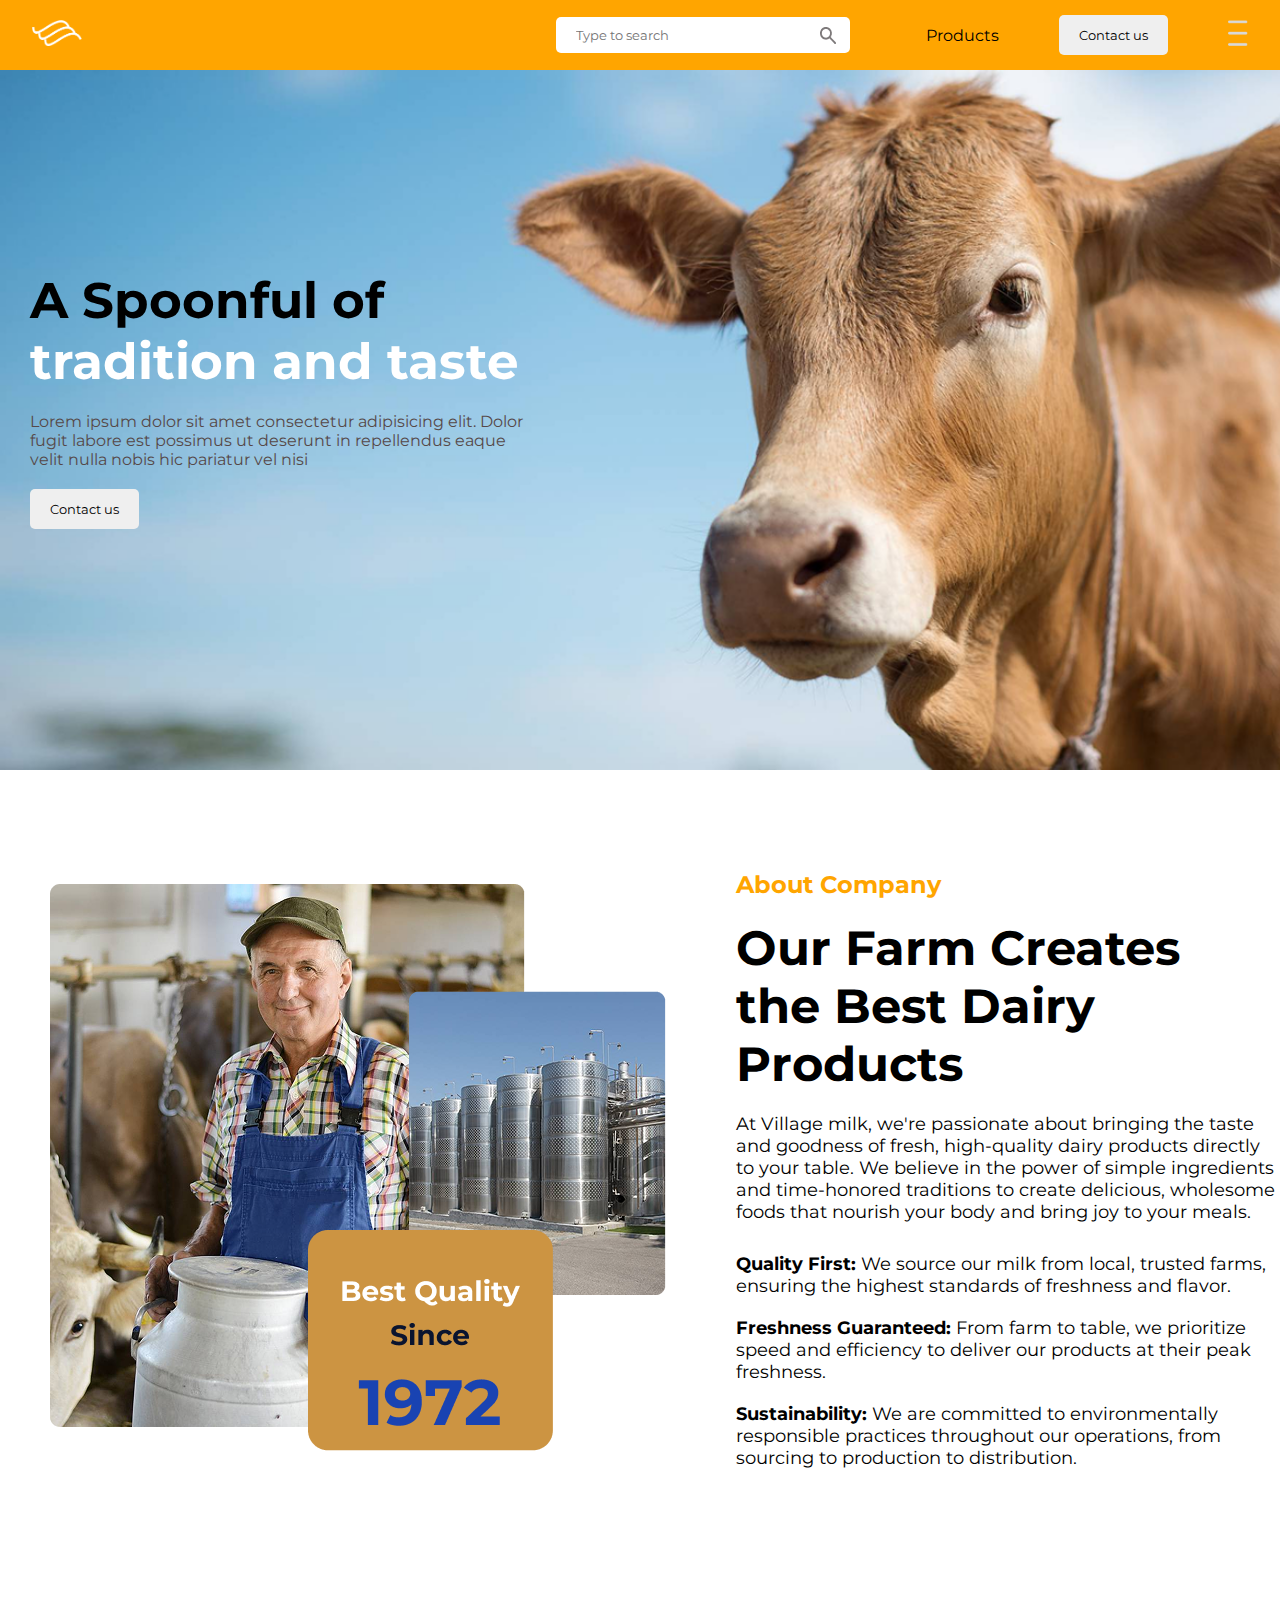
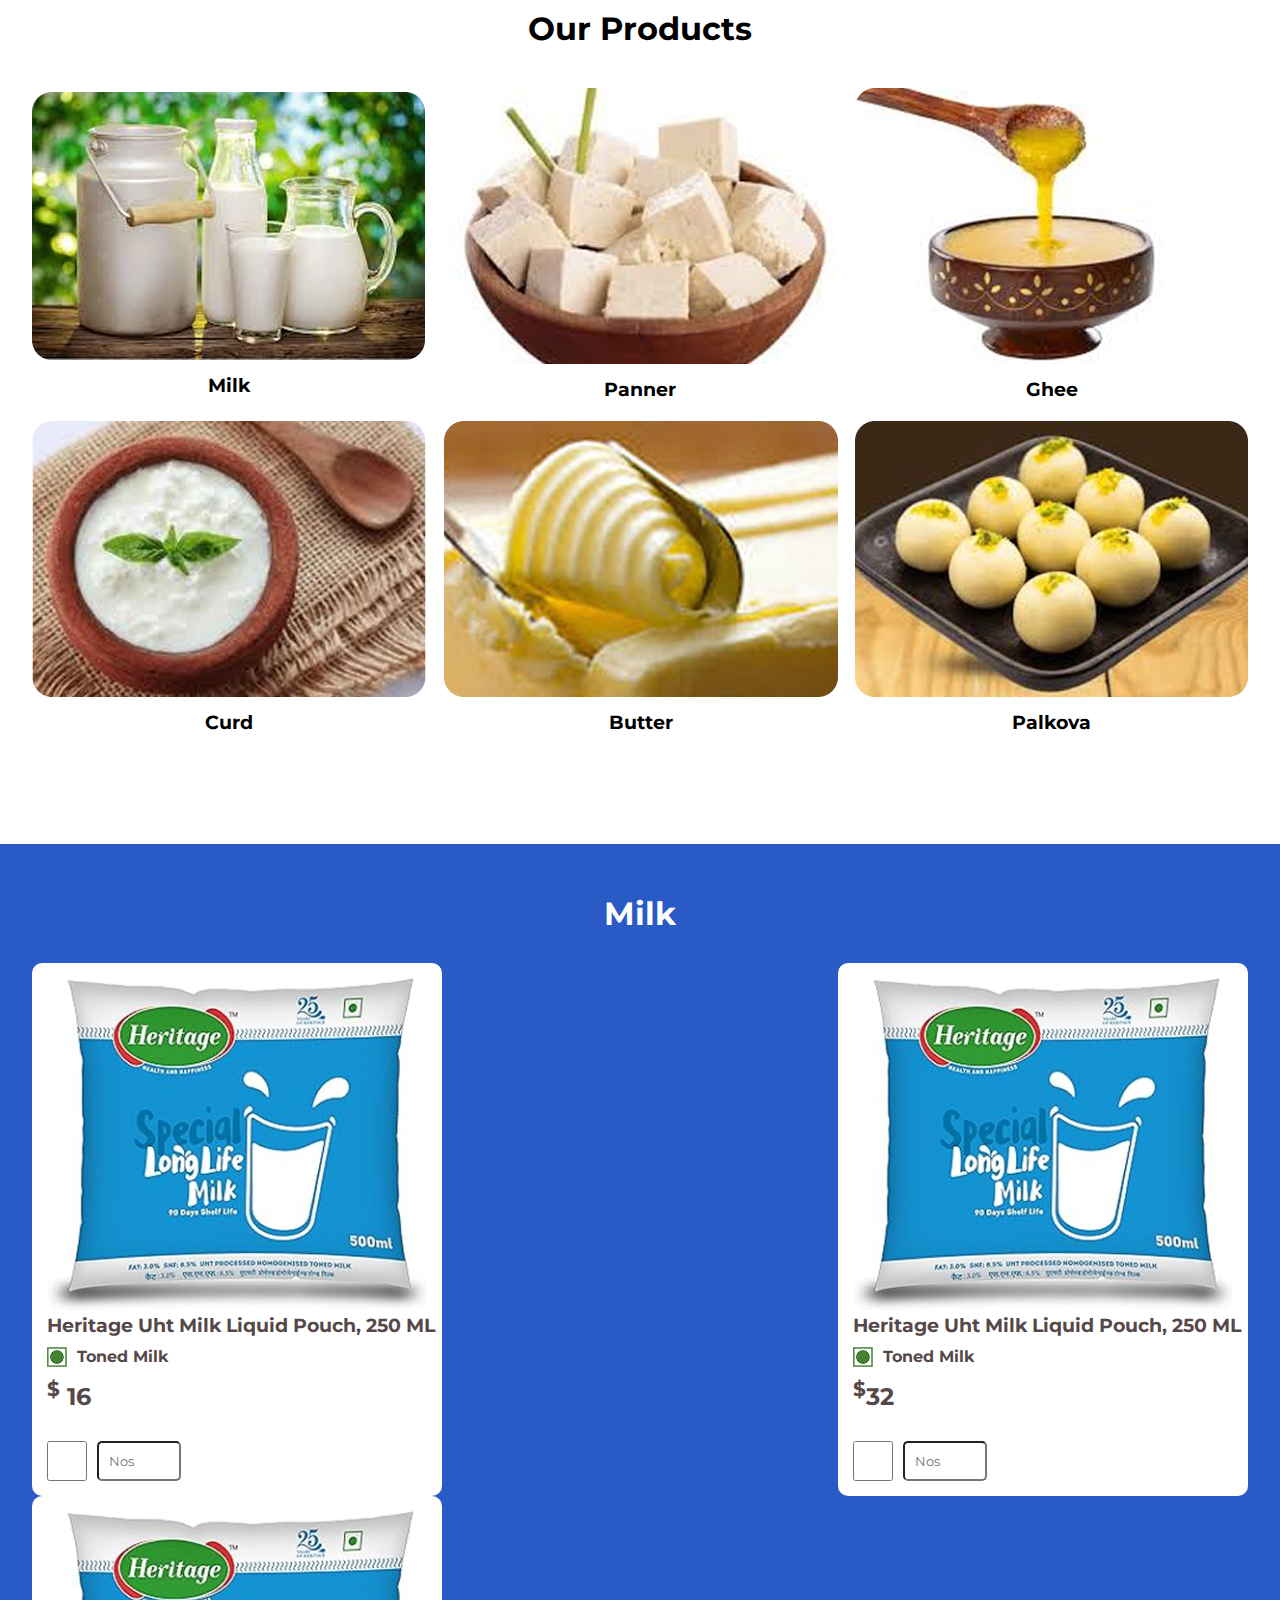
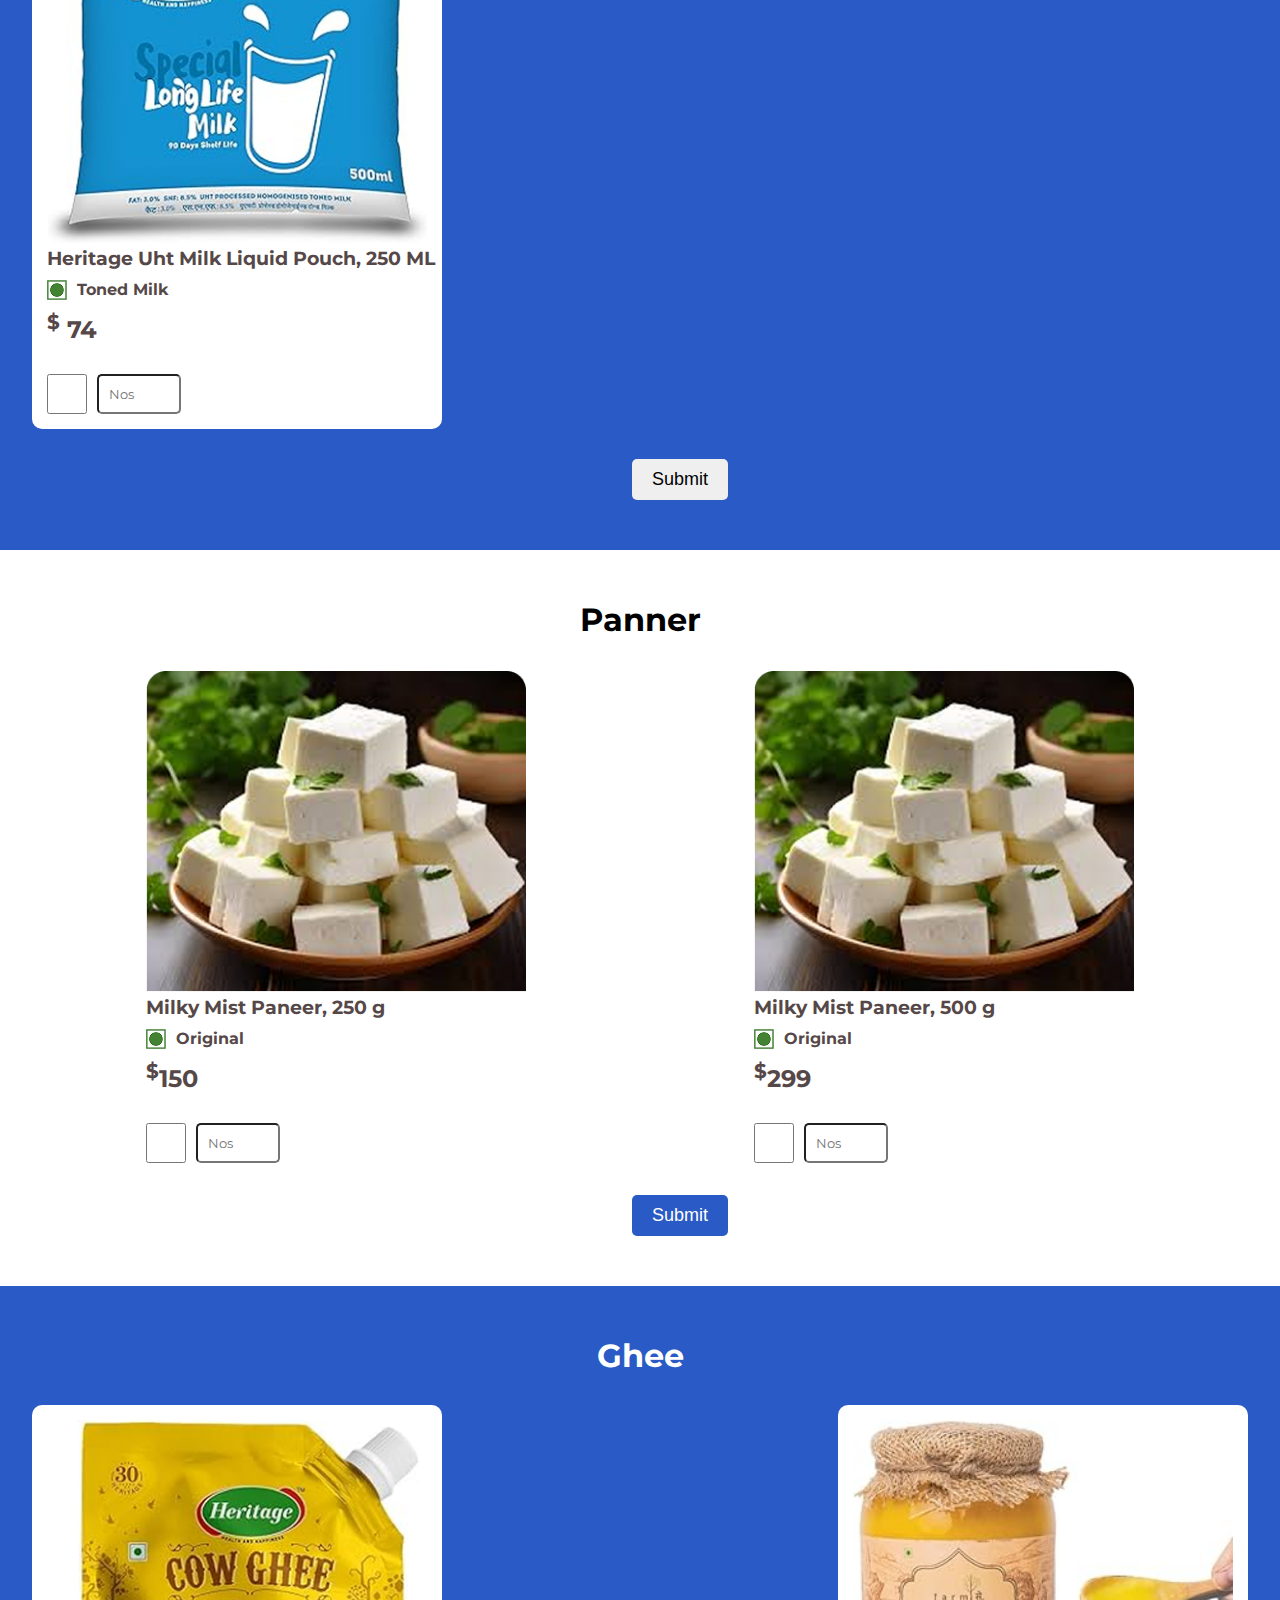
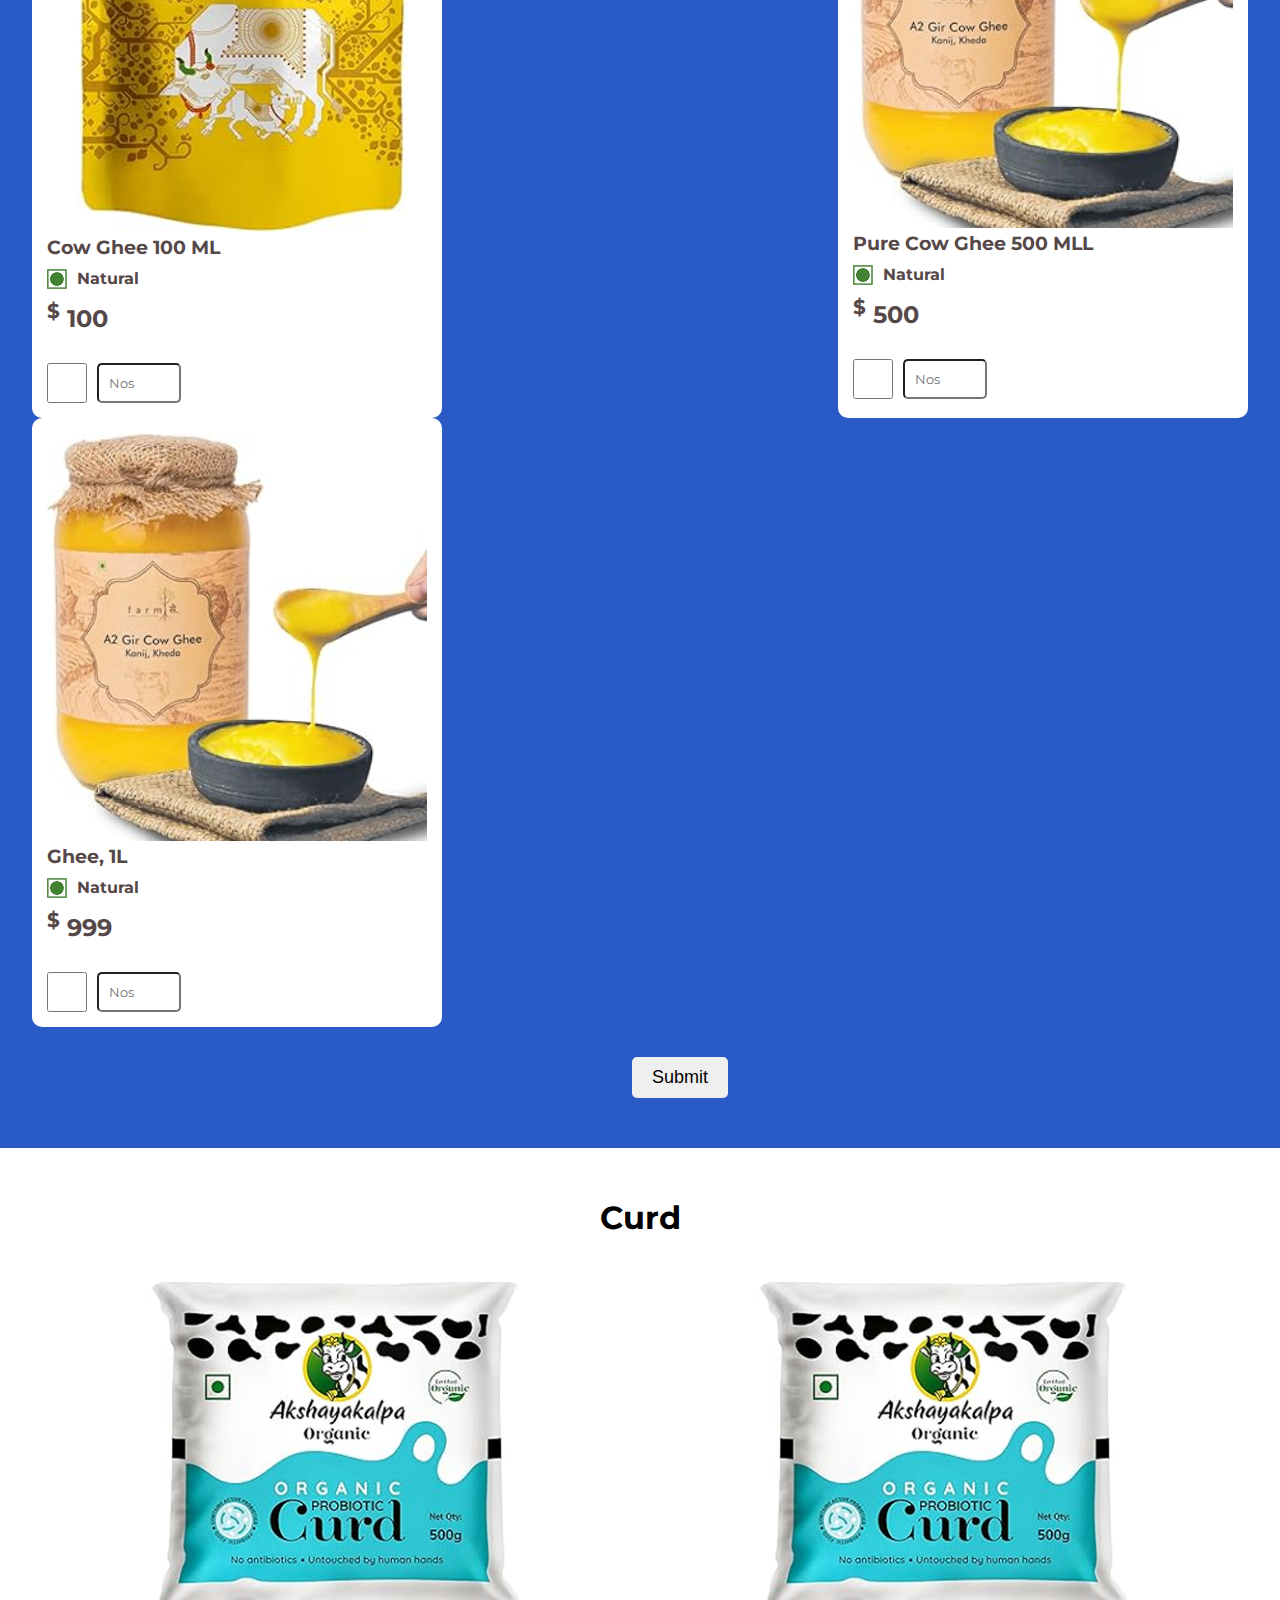
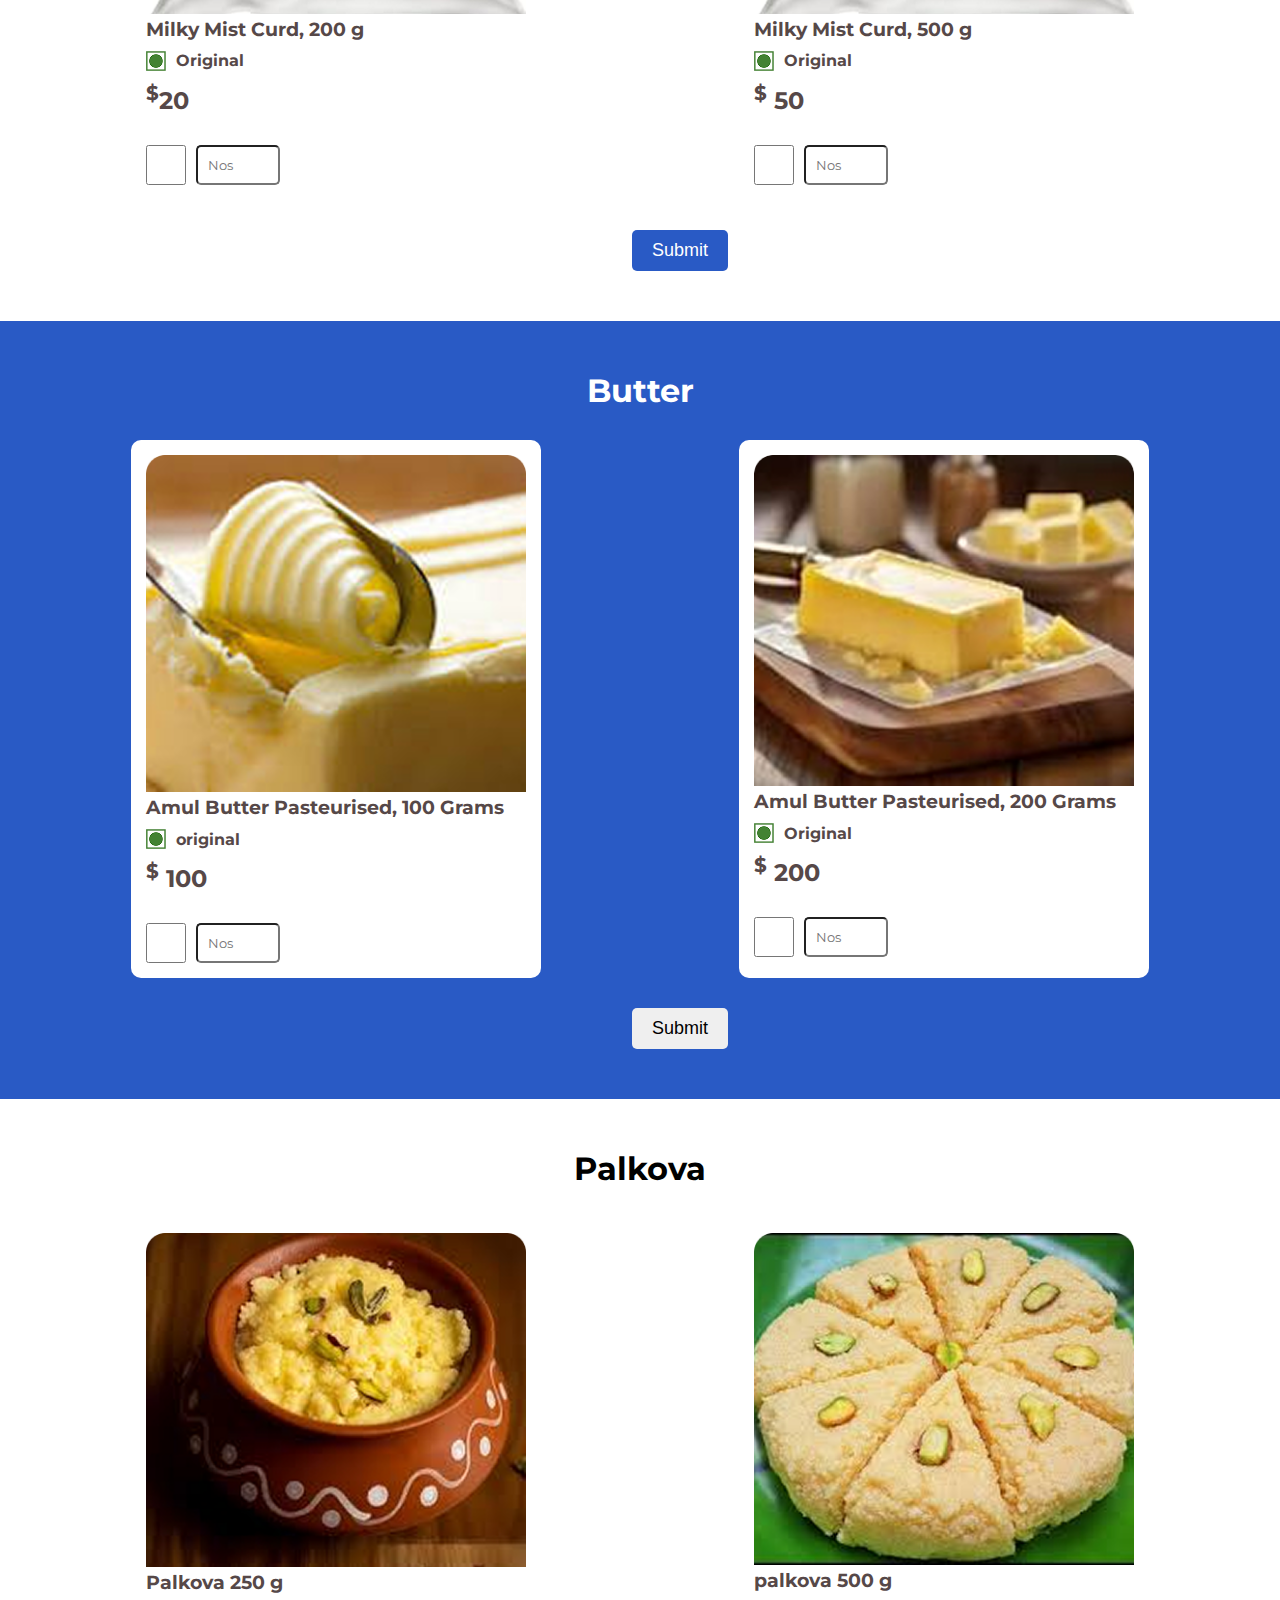
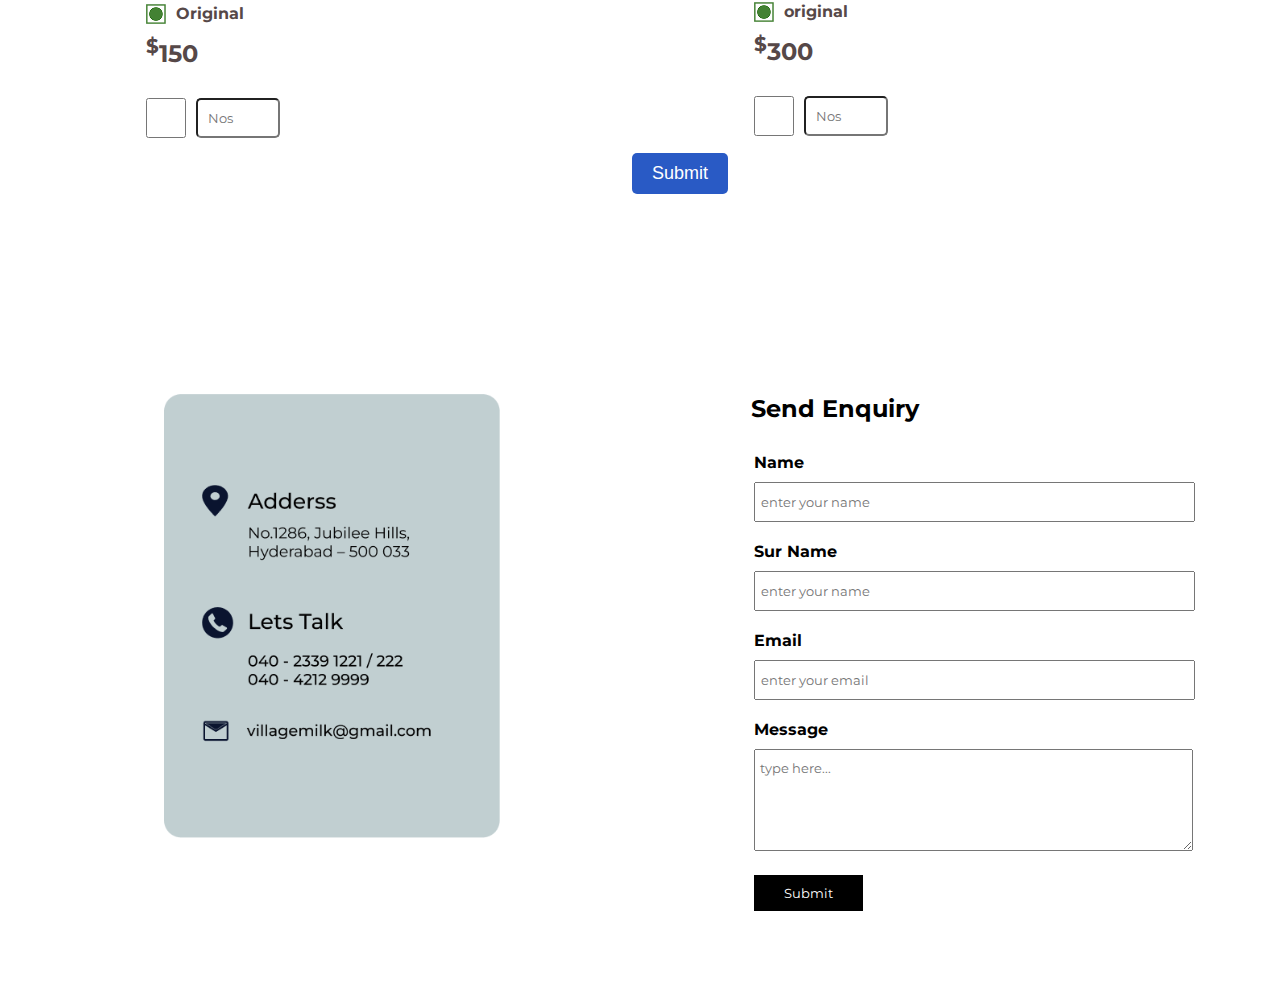
<file: index.html>
<!DOCTYPE html>
<html lang="en">
<head>
    <meta charset="UTF-8">
    <meta name="viewport" content="width=device-width, initial-scale=1.0">
    <title>Document</title> 
    <link rel="stylesheet" href="Single page.css">
    <style>
    
    </style>
</head>
<body>
    <nav class="bgcolor">
        <div class="gridlayout">
            <div class="headermain">
                    <div class="child1">
                        <img src="./photos/logo.png" alt="" class="logo">
                    </div>  
                    <div class="child2">
                        <ul class="ulmain"> 
                            <li>
                                <a href="">
                                    <div class="searchmain">
                                        <input type="text" class="search" placeholder="Type to search">
                                        <img class="searchicon" src="./photos/search.png" alt="">
                                    </div>
                                </a>
                                
                    
                            </li>
                            
                            <li><a href="" class="coproducts">Products</a></li>
                            <li><a href=""><button class="contactus">Contact us</button></a></li>
                            <li><a href=""><img src="./photos/menu.png" alt="" class="menu"></a></li>
                        </ul>
                    </div>
            </div>
        </div>
    </nav>
      
                <div class="bgimg"> 
                    <div class="text">
                        <h1 class="spoonful">A Spoonful of <span class="whitecolor">tradition and taste</span></h1>
                        <p class="content">Lorem ipsum dolor sit amet consectetur adipisicing elit. Dolor fugit labore est possimus ut deserunt in repellendus eaque velit nulla nobis hic pariatur vel nisi </p>
                        <button class="contactus">Contact us</button></a>
                    <!-- <img src="./photos/A Spoonful of tradition and taste.png" alt=""> -->
                    </div>
                </div>
            
        
    <!-- <main> -->
        <section>
            <!-- <div class="gridlayout"> -->
                <div class="box1">
                    <div class="since">
                    <img src="./photos/Since.png" alt="">
                    </div>
                    <div class="textbox">
                        <div class="about">
                            <h2>About Company</h2>
                        </div>
                        <div class="our">
                            <h2>Our Farm Creates the Best Dairy Products</h2>
                        </div>
                        <div class="at">
                            <p>At Village milk, we're passionate about bringing the taste and goodness of fresh, high-quality dairy products directly to your table. We believe in the power of simple ingredients and time-honored traditions to create delicious, wholesome foods that nourish your body and bring joy to your meals.</p>
                        </div>
                        <div class="main3">
                        <div class="quality">
                            <p>Quality First: <span class="fw-low">We source our milk from local, trusted farms, ensuring the highest standards of freshness and flavor.</span></p> 
                         </div>
                           
                        </div>
                        <div class="main4">
                            <div class="fresh">
                            <p>Freshness Guaranteed: <span class="fw-low">From farm to table, we prioritize speed and efficiency to deliver our products at their peak freshness.</span></p>
                        </div>
                       
                        </div>
                        <div class="main5">
                            <div class="sub">
                            <p>Sustainability: <span class="fw-low">We are committed to environmentally responsible practices throughout our operations, from sourcing to production to distribution.</span></p>
                        </div>
                        </div>
                    </div>
                </div>
            <!-- </div> -->
        </section>
        <section>
                <div class="gridlayout">
                    <div class="h1">
                    <h2 class="ourpr">Our Products</h2>
                    </div>
                    <div class="box2">
                        <a href="" class="textdecordation">
                            <div class="boxchild1">
                                <img src="./photos/milk.png" alt="">
                                <h3 class="milkcontent">Milk</h3>
                            </div>
                        </a>
                       
                        <a href="" class="textdecordation">
                            <div class="boxchild1">
                                <img src="./photos/panner.png" alt="">
                                <h3 class="milkcontent">Panner</h3>
                            </div>
                        </a>
                        <a href="" class="textdecordation">
                            <div class="boxchild1">
                                <img src="./photos/ghee.png" alt="">
                                <h3 class="milkcontent">Ghee</h3>
                            </div>
                        </a>
                        <a href="" class="textdecordation">
                            <div class="boxchild1">
                                <img src="./photos/Curd.png" alt="">
                                <h3 class="milkcontent">Curd</h3>
                            </div>
                        </a>
                        <a href="" class="textdecordation">
                            <div class="boxchild1">
                                <img src="./photos/Butter.png" alt="">
                                <h3 class="milkcontent">Butter</h3>
                            </div>
                        </a>
                        <a href="" class="textdecordation">
                            <div class="boxchild1">
                                <img src="./photos/palkova.png
                                " alt="">
                                <h3 class="milkcontent">Palkova</h3>
                            </div>
                        </a>
                    </div>
                </div> 
        </section>
        <!-- milk -->
        <section class="blue">
            <div class="gridlayout">
                    <h2 class="ourpr1">Milk</h2>
                <div class="milkmain">
                    <div class="milkchild1">
                        <div class="card">
                            <img src="./photos/milkim.png" alt="" width="100%">
                            <div class="content">
                                <h3>Heritage Uht Milk Liquid Pouch, 250 ML</h3>
                                <div class="greenmain">
                                    <img src="./photos/greendot.png" alt="">
                                    <h4>Toned Milk</h4>
                                </div>
                                <h2><sup>$</sup> 16</h2>
                            </div>
                        </div>
                        <div class="tikb">
                            <input type="checkbox" class="cb" id="" >
                            <input type="number" class="num" placeholder="Nos" required>
                            </div>
                    </div>
                    
                    <div class="milkchild2">
                        <div class="card">
                            <img src="./photos/milkim.png" alt="" width="100%">
                            <div class="content">
                                <h3>Heritage Uht Milk Liquid Pouch, 250 ML</h3>
                                <div class="greenmain">
                                    <img src="./photos/greendot.png" alt="">
                                    <h4>Toned Milk</h4>
                                </div>
                                <h2><sup>$</sup>32</h2>
                            </div>

                        </div>
                        <div class="tikb">
                            <input type="checkbox" class="cb" id="" >
                            <input type="number" class="num" placeholder="Nos" required>
                            </div>
                    </div>
                    <div class="milkchild3">
                        <div class="card">
                            <img src="./photos/milkim.png" alt="" width="100%"  >
                            <div class="content">
                                <h3>Heritage Uht Milk Liquid Pouch, 250 ML</h3>
                                <div class="greenmain">
                                    <img src="./photos/greendot.png" alt="">
                                    <h4>Toned Milk</h4>
                                </div>
                                <h2><sup>$</sup> 74</h2>
                            </div>

                        </div>
                        <div class="tikb">
                        <input type="checkbox" class="cb" id="" >
                        <input type="number" class="num" placeholder="Nos" required>
                        </div>
                    </div>
                    <a href="" class="submit"><button class="button">Submit</button></a>
                </div>
              
            </div>
        </section>
        <!-- panner -->
        <section class="">
            <div class="gridlayout">
                    <h2 class="ourpr">Panner</h2>
                <div class="main2">
                    <div class="pannerchild1">
                        <div class="card2">
                            <img src="./photos/panner2.png" alt="" width="100%">
                            <div class="content">
                                <h3>Milky Mist Paneer, 250 g</h3>
                                <div class="greenmain">
                                    <img src="./photos/greendot.png" alt="">
                                    <h4>Original</h4>
                                </div>
                                <h2><sup>$</sup>150</h2>
                            </div>
                            <div class="tikb">
                                <input type="checkbox" class="cb" id="" >
                                <input type="number" class="num" placeholder="Nos" required>
                                </div>
                        </div>

                    </div>

                    <div class="pannerchild2">
                        <div class="card2">
                            <img src="./photos/panner2.png" alt="" width="100%">
                            <div class="content">
                                <h3>Milky Mist Paneer, 500 g</h3>
                                <div class="greenmain">
                                    <img src="./photos/greendot.png" alt="">
                                    <h4>Original</h4>
                                </div>
                                <h2><sup>$</sup>299</h2>
                            </div>
                            <div class="tikb">
                                <input type="checkbox" class="cb" id="" >
                                <input type="number" class="num" placeholder="Nos" required>
                            </div>
                         </div>

                    </div>
                    <a href="" class="submit"><button class="buttonblue">Submit</button></a>
                </div>
            </div>
        </div>

        </section>
        <!-- ghee -->
        <section class="blue">
            <div class="gridlayout">
                    <h2 class="ourpr1">Ghee</h2>
                <div class="milkmain">
                    <div class="milkchild1">
                        <div class="card">
                            <img src="./photos/Ghee 100gm.jpg" alt="" width="106%">
                            <div class="content">
                                <h3>Cow Ghee 100 ML</h3>
                                <div class="greenmain">
                                    <img src="./photos/greendot.png" alt="">
                                    <h4>Natural</h4>
                                </div>
                                <h2><sup>$</sup> 100</h2>
                            </div>
                            <div class="tikb">
                                <input type="checkbox" class="cb" id="" >
                                <input type="number" class="num" placeholder="Nos" required>
                                </div>
                        </div>

                    </div>
                    <div class="milkchild2">
                        <div class="card">
                            <img src="./photos/Ghee 1.jpg" alt="" width="100%">
                            <div class="content">
                                <h3>Pure Cow Ghee 500 MLL</h3>
                                <div class="greenmain">
                                    <img src="./photos/greendot.png" alt="">
                                    <h4>Natural</h4>
                                </div>
                                <h2><sup>$</sup> 500</h2>
                            </div>
                            <div class="tikb">
                                <input type="checkbox" class="cb" id="" >
                                <input type="number" class="num" placeholder="Nos" required>
                                </div>
                        </div>

                    </div>
                    <div class="milkchild3">
                        <div class="card">
                            <img src="./photos/Ghee 1.jpg" alt="" width="100%"  >
                            <div class="content">
                                <h3>Ghee, 1L</h3>
                                <div class="greenmain">
                                    <img src="./photos/greendot.png" alt="">
                                    <h4>Natural</h4>
                                </div>
                                <h2><sup>$</sup> 999</h2>
                            </div>
                            <div class="tikb">
                                <input type="checkbox" class="cb" id="" >
                                <input type="number" class="num" placeholder="Nos" required>
                                </div>
                        </div>
                    </div>
                    <a href="" class="submit"><button class="button">Submit</button></a>
                </div>
            </div>

        </section>
        <!-- curd -->
        <section class="">
            <div class="gridlayout">
                    <h2 class="ourpr">Curd</h2>
                <div class="main2">
                    <div class="milkchild1">
                        <div class="card">
                            <img src="./photos/curd pic1.png" alt="" width="100%">
                            <div class="content">
                                <h3>Milky Mist Curd, 200 g</h3>
                                <div class="greenmain">
                                    <img src="./photos/greendot.png" alt="">
                                    <h4>Original</h4>
                                </div>
                                <h2><sup>$</sup>20</h2>
                            </div>
                            <div class="tikb">
                                <input type="checkbox" class="cb" id="" >
                                <input type="number" class="num" placeholder="Nos" required>
                                </div>
                        </div>

                    </div>
                    <div class="milkchild2">
                        <div class="card">
                            <img src="./photos/curd pic1.png" alt="" width="100%">
                            <div class="content">
                                <h3>Milky Mist Curd, 500 g</h3>
                                <div class="greenmain">
                                    <img src="./photos/greendot.png" alt="">
                                    <h4>Original</h4>
                                </div>
                                <h2><sup>$</sup> 50</h2>
                            </div>
                            <div class="tikb">
                                <input type="checkbox" class="cb" id="" >
                                <input type="number" class="num" placeholder="Nos" required>
                                </div>
                        </div>
                    </div>
                    <a href="" class="submit"><button class="buttonblue">Submit</button></a>
                </div>
            </div>

        </section>
        <!-- Butter -->
        <section class="blue">
            <div class="gridlayout">
                    <h2 class="ourpr1">Butter</h2>
                <div class="main2">
                    <div class="milkchild1">
                        <div class="card">
                            <img src="./photos/Butter 2.png" alt="" width="100%">
                            <div class="content">
                                <h3>Amul Butter Pasteurised, 100 Grams</h3>
                                <div class="greenmain">
                                    <img src="./photos/greendot.png" alt="">
                                    <h4>original</h4>
                                </div>
                                <h2><sup>$</sup> 100</h2>
                            </div>
                            <div class="tikb">
                                <input type="checkbox" class="cb" id="" >
                                <input type="number" class="num" placeholder="Nos" required>
                                </div>
                        </div>

                    </div>
                    <div class="milkchild2">
                        <div class="card">
                            <img src="./photos/Butter 1.png" alt="" width="100%">
                            <div class="content">
                                <h3>Amul Butter Pasteurised, 200 Grams</h3>
                                <div class="greenmain">
                                    <img src="./photos/greendot.png" alt="">
                                    <h4>Original</h4>
                                </div>
                                <h2><sup>$</sup> 200</h2>
                            </div>
                            <div class="tikb">
                                <input type="checkbox" class="cb" id="" >
                                <input type="number" class="num" placeholder="Nos" required>
                                </div>
                        </div>

                    </div>
                    <a href="" class="submit"><button class="button">Submit</button></a>
                </div>
            </div>

        </section>
        <!-- palkova -->
        <section class="">
            <div class="gridlayout">
                    <h2 class="ourpr">Palkova</h2>
                <div class="main2">
                    <div class="milkchild1">
                        <div class="card">
                            <img src="./photos/palkova img1.png" alt="" width="100%">
                            <div class="content">
                                <h3>Palkova 250 g</h3>
                                <div class="greenmain">
                                    <img src="./photos/greendot.png" alt="">
                                    <h4>Original</h4>
                                </div>
                                <h2><sup>$</sup>150</h2>
                            </div>
                            <div class="tikb">
                                <input type="checkbox" class="cb" id="" >
                                <input type="number" class="num" placeholder="Nos" required>
                                </div>
                        </div>

                    </div>
                    <div class="milkchild2">
                        <div class="card">
                            <img src="./photos/palkova img2.png" alt="" width="100%">
                            <div class="content">
                                <h3>palkova 500 g</h3>
                                <div class="greenmain">
                                    <img src="./photos/greendot.png" alt="">
                                    <h4>original</h4>
                                </div>
                                <h2><sup>$</sup>300</h2>
                            </div>
                            <div class="tikb">
                                <input type="checkbox" class="cb" id="" >
                                <input type="number" class="num" placeholder="Nos" required>
                                </div>
                        </div>

                    </div>

                    </div>
                    <a href="" class="submit"><button class="buttonblue">Submit</button></a>
                </div>
            </div>

        </section>
        <section>
            <div class="rect1">
                <div class="c">
                    <!-- <div class="contact">
                    <img src="./photos/contact us.png" alt="contact image">
                    </div> -->
                    <div class="enquiry">
                         <div class="address">
                            <img src="./photos/adress.png" alt="adress" height="80%">
                        </div>
                     <div class="send">
                        <div class="sq">
                    <h2>Send Enquiry</h2>
                    </div>
                    <form action="Single page.html">
                        <div class="form">
                    <h4>Name</h4>
                    <input type="text" class="one" placeholder="enter your name" required>
                        </div>
                        <div class="form">
                    <h4>Sur Name</h4>
                    <input type="text" class="one" placeholder="enter your name" required>
                        </div>
                        <div class="form">
                    <h4>Email</h4>
                    <input type="email" class="one" placeholder="enter your email" required>
                        </div>
                        <div class="form">
                            <h4>Message</h4>
                            <textarea id="60" cols="30" rows="5" class="two" placeholder="type here..."></textarea>
                        </div>
                        <div class="form">
                        <button type="submit" class="three">Submit</button>
                        </div>
                    </form>
                    </div>
                </div>
                </div>
                </div>
            </div> 
        </section>
        <!-- <section>
            <div class="gridlayout">
                <div class="rect">
                    <h2 class="co head">Milk</h2>
                    <div class="milkg1">
                <div class="size">
                <img src="./photos/Milk rate1.png" alt="" width="80%">
                <div class="tikb">
                <input type="checkbox" class="cb" id="cbs" >
                <input type="number" class="num" placeholder="Nos" required>
                </div>
                </div>
                <div class="size">
                <img src="./photos/Milk rate2.png" alt="" width="80%">
                <div class="tikb">
                    <input type="checkbox" class="cb" id="" >
                    <input type="number" class="num" placeholder="Nos" required>
                    </div>
                </div>
                <div class="size">
                <img src="./photos/Milk rate3.png" alt="" width="80%">
                <div class="tikb">
                    <input type="checkbox" class="cb" id="" >
                    <input type="number" class="num" placeholder="Nos" required>
                    </div>
                </div>
                </div>
                <div class="subt">
                    <button type="submit" class="submit1">Submit</button>
                    </div>
            </div>
            <div class="rect">
                <h2 class="co head">Panner</h2>
                <div class="milkg1">
                    <div class="size">
                    <img src="./photos/Panner P1.png" alt="" width="80%">
                    <div class="tikb">
                        <input type="checkbox" class="cb" id="" >
                        <input type="number" class="num" placeholder="Nos" required>
                        </div>
                    </div>
                    <div class="size">
                    <img src="./photos/Panner P2.png" alt="" width="80%">
                    <div class="tikb">
                        <input type="checkbox" class="cb" id="" >
                        <input type="number" class="num" placeholder="Nos" required>
                        </div>
                    </div>
                </div>
                <div class="subt">
                    <button type="submit" class="submit1">Submit</button>
                    </div>
            </div>
            <div class="rect">
                <h2 class="co head">Ghee</h2>
                <div class="milkg1">
                    <div class="size">
                    <img src="./photos/Ghee p1.png" alt="" width="80%">
                    <div class="tikb">
                        <input type="checkbox" class="cb" id="" >
                        <input type="number" class="num" placeholder="Nos" required>
                        </div>
                    </div>
                    <div class="size">
                    <img src="./photos/Ghee p2.png" alt="" width="80%">
                    <div class="tikb">
                        <input type="checkbox" class="cb" id="" >
                        <input type="number" class="num" placeholder="Nos" required>
                        </div>
                    </div>
                    <div class="size">
                    <img src="./photos/Ghee p3.png" alt="" width="80%">
                    <div class="tikb">
                        <input type="checkbox" class="cb" id="" >
                        <input type="number" class="num" placeholder="Nos" required>
                        </div>
                    </div>
                </div>
                <div class="subt">
                    <button type="submit" class="submit1">Submit</button>
                    </div>
            </div>
            <div class="rect">
                <h2 class="co head">Curd</h2>
                <div class="milkg1">
                    <div class="size">
                    <img src="./photos/Curd 1.png" alt="" width="80%">
                    <div class="tikb">
                        <input type="checkbox" class="cb" id="" >
                        <input type="number" class="num" placeholder="Nos" required>
                        </div>
                    </div>
                    <div class="size">
                    <img src="./photos/Curd 2.png" alt="" width="80%">
                    <div class="tikb">
                        <input type="checkbox" class="cb" id="" >
                        <input type="number" class="num" placeholder="Nos" required>
                        </div>
                    </div>
                </div>
                <div class="subt">
                    <button type="submit" class="submit1">Submit</button>
                    </div>
            </div>
            <div class="rect">
                <h2 class="co head">Butter</h2>
                <div class="milkg1">
                    <div class="size">
                    <img src="./photos/Butter P1.png" alt="" width="80%">
                    <div class="tikb">
                        <input type="checkbox" class="cb" id="" >
                        <input type="number" class="num" placeholder="Nos" required>
                        </div>
                    </div>
                    <div class="size">
                    <img src="./photos/Butter P2.png" alt="" width="80%">
                    <div class="tikb">
                        <input type="checkbox" class="cb" id="" >
                        <input type="number" class="num" placeholder="Nos" required>
                        </div>
                    </div>
                </div>
                <div class="subt">
                    <button type="submit" class="submit1">Submit</button>
                    </div>
            </div>
            <div class="rect">
                <h2 class="co head">Palkova</h2>
                <div class="milkg1">
                    <div class="size">
                    <img src="./photos/Palkova1.png" alt="" width="80%">
                    <form action="">
                    <div class="tikb">
                        <input type="checkbox" class="cb" id="" >
                        <input type="number" class="num" placeholder="Nos" required>
                        </div>
                    </div>
              
                    <div class="size">
                    <img src="./photos/Palkova2.png" alt="" width="80%">
                    <div class="tikb">
                        <input type="checkbox" class="cb" id="" >
                        <input type="number" class="num" placeholder="Nos" required>
                        </div>
                    </div>
                </div>
                <div class="subt">
                    <button type="submit" class="submit1">Submit</button>
                    </div>
            </form>
            </div>
        </div>
        </section>         
    </main>
    <footer>

       -->

</body>
</html>
</file>
<file: Single page.css>
@import url('https://fonts.googleapis.com/css2?family=Montserrat:ital,wght@0,100..900;1,100..900&display=swap');
*{
    margin: 0;
    padding: 0;
    font-family: "Montserrat", sans-serif;
    font-style: normal;
}
.gridlayout{
    /* background-color: orange; */
    width: 95%;
    margin-left: auto;
    margin-right: auto;
   
}
.coproducts{
    color: black;
    font-family: "Montserrat", sans-serif;
    font-style: normal;
    text-decoration: none;
}
.contactus{
    padding: 12px 20px;
    font-family: "Montserrat", sans-serif;
    font-style: normal;
    border: none;
    border-radius: 5px;

}
.menu{
    width: 20px;
}

.ulmain{
    display: flex;
    flex-wrap: wrap;
    align-items: center;
    gap: 60px; 
    text-decoration: none;
}
.ulmain li{
    list-style-type: none;    
}
.spoonful{
    font-size: 50px;
    width: 500px;
    margin-bottom: 20px;
}
.content{
    width: 500px;
    color: rgb(86, 72, 72);
    margin-bottom: 20px;

}
section{
    padding: 50px 0px;
}
.whitecolor{
    color: white;
}
/* .searchbox{
    display: flex;
} */
.ulmain li a{
    text-decoration: none;

}
.search{
    padding: 10px 90px 10px 20px;
    border: none;
    outline: none;
    border-radius: 5px;
    font-family: "Montserrat", sans-serif;
    font-style: normal;

    /* padding: 15px 50px;
    border-radius: 10px;
    border: none;  
    display: flex;
    justify-content: center;
    align-items: center;  */
    /* cursor: pointer; */
   
}
.searchmain{
    display: flex;
    align-items: center;
}
.searchicon{
    position: relative;
    left: -30px;
}

/* header section  */
.bgcolor{
    background-color: orange;
    position: sticky;
    top: 0;
}
.headermain{
    width: 100%;
    display: flex;
    flex-wrap: wrap;
    justify-content: space-between;
    align-items: center;
    padding: 15px 0px;
}
.bgimg{
    background: url(./photos/Cow1.png);
    height: 700px;
    background-repeat: no-repeat;
    background-size: cover;
}
.text{
   padding: 200px 60px 0px 30px;
}
.box1{
    display: flex;
    align-items: center;
}
.ourpr{
    font-size: xx-large;
    text-align: center;
}
.ourpr1{
    color: white;
    font-size: xx-large;
    text-align: center;
}
.fw-low{
    font-weight: 400;
}
.since{
    margin-top: 50px;
    margin-left: 50px;
}
.textbox{
    margin-top: 50px;
    margin-left: 50px;
}
.about{
    padding-left: 20px;
    color: orange;
    font-family: sans-serif;
}
.our{
    padding: 20px;
    font-size: xx-large;font-family: sans-serif;
    
}
.at{
    padding-left: 20px;
    font-size: large; font-family: sans-serif;
} 
.main3{
    padding-top: 30px;
    display: flex;
    font-family: sans-serif;font-size: large;
}
.quality{
    padding-left: 20px;
    font-weight: bold;
}
.main4{
    padding-top: 20px;
    display: flex;
    font-family: sans-serif;font-size: large;
}
.fresh{
    padding-left: 20px;
    font-weight: bold;
}
.main5{
    padding-top: 20px;
    display: flex;
    font-family: sans-serif;font-size: large;
}
.sub{
    padding-left: 20px;
    font-weight: bold;
}
.we{
    padding-left: 5px;
}
.ourproducts{
    display: flex;
    flex-wrap: wrap;
    justify-content: center;
    align-items: center;
}
.h1{
    
    padding-top: 40px;
    padding-bottom: 40px;
    display: flex;
    justify-content: center;
    align-items: center;
}
.textdecordation{
    text-decoration: none;
}
.boxchild1{
    margin-bottom: 20px;
}
.box2{
    padding-bottom: 40px;
    display: flex;
    flex-wrap: wrap;
    justify-content: space-between;
    align-items: center;
}
.milkcontent{
    margin-top: 10px;
    color: black;
    text-align: center;
}
.ulmain1{
    padding: 10px 40px 0px 40px;
    display: flex;
    flex-wrap: wrap;
    gap: 20px;
    justify-content: space-evenly;
    align-items: center;
}
.ulmain1 li{
    list-style-type: none; 
}
.pad{
    padding-top: 5px;
    padding-left: 170px;
}
/* .rect{
    background: url(./photos/Rectangle\ 31.png);
    height: 800px;
    border-bottom: 1px solid white;
    background-repeat: no-repeat;
    background-size: cover;
} */
/* .head{
    padding-top: 40px;
    padding-left: 650px;
    display: flex;
    justify-content: center;
    align-items: center;
    color: aliceblue;
    font-family: sans-serif;
    font-size: xx-large;
} */
.milkg1{
    display: flex;
    /* flex-wrap: wrap; */
    justify-content: space-evenly;
    padding-top: 50px;
    padding-bottom: 80px;
    padding-left: 80px;
}
.tikb{
    display: flex;
    gap: 10px;

}
.cb{
    margin-top: 10px;
    /* padding: 10px; */
    width: 40px;
    height: 40px;
    border-radius: 50%;
       
}
.num{
    margin-top: 10px;
    padding: 10px;
    width: 60px;
    border-radius: 5px;
    /* border: none; */
}
.subt{
   display: flex;
   justify-content: center;
}
.submit1{
    background-color: orange;
    color: white;
    padding: 10px 25px;
    font-size: large;
    border: none;
    border-radius: 3px; 
    display: flex;
    justify-content: center;
}
/* .rect1{
    margin-left: auto;
    margin-right: auto;
    
} */
.contact{
    padding-top: 40px;
    /* padding-left: 500px;  */
    display: flex;
    flex-wrap: wrap;
    justify-content: center;
}
.enquiry{
    margin-top: 100px;
    display: flex;
    justify-content: space-evenly;
}
.sq{
    margin-bottom: 20px;
    margin-left: 7px;
}
.form{
    padding: 10px;
}
.one{
    padding: 10px 80px 10px 5px;
    width: 100%;
    margin-top: 10px;
}
.two{
    padding: 10px 80px 10px 5px;
    width: 100%;
    margin-top: 10px;

}
.three{
    background-color: black;
    border: none;
    color: white;
    padding: 10px 30px;
}
/* .rect1{
    display: flex;
    flex-wrap: wrap;
    justify-content: space-around;
} */


/* mycode */
.logo{
    width: 50px;
}
.blue{
    background-color: rgb(41, 90, 197);
}
.milkchild1{
    background-color: white;
    padding: 15px;
    border-radius: 10px;
    width: 380px;
    /* overflow: hidden; */
}
.greenmain{
    display: flex;
    align-items: center;
    flex-wrap: wrap;
    gap: 10px;
    margin: 10px 0px;
}
.milkchild2{
    background-color: white;
    padding: 15px;
    border-radius: 10px;
    width: 380px;

}
.milkchild3{
    background-color: white;
    padding: 15px;
    border-radius: 10px;
    width: 380px;

}
.milkmain{
    display: flex;
    justify-content: space-between;
    flex-wrap: wrap;
    padding-top: 30px;
    overflow: hidden;
}
.button{
   padding: 10px 20px;
   border-radius: 5px;
   border: none;
   font-size: large;font-family: sans-serif;
}
.submit{
    padding: 30px 600px 0px 600px;
}
.pannerchild1{
    background-color: white;
    padding: 2px;
    border-radius: 10px;
    width: 380px;

}
.pannerchild2{
    background-color: white;
    padding: 2px;
    border-radius: 10px;
    width: 380px;
}
.main2{
    display: flex;
    justify-content: space-around;
    flex-wrap: wrap;
    padding-top: 30px;
    overflow: hidden;
}
.buttonblue{
    background-color: rgb(41, 90, 197);
    color: white;
    padding: 10px 20px;
    border-radius: 5px;
    border: none;
    font-size: large;font-family: sans-serif;
}
</file>
